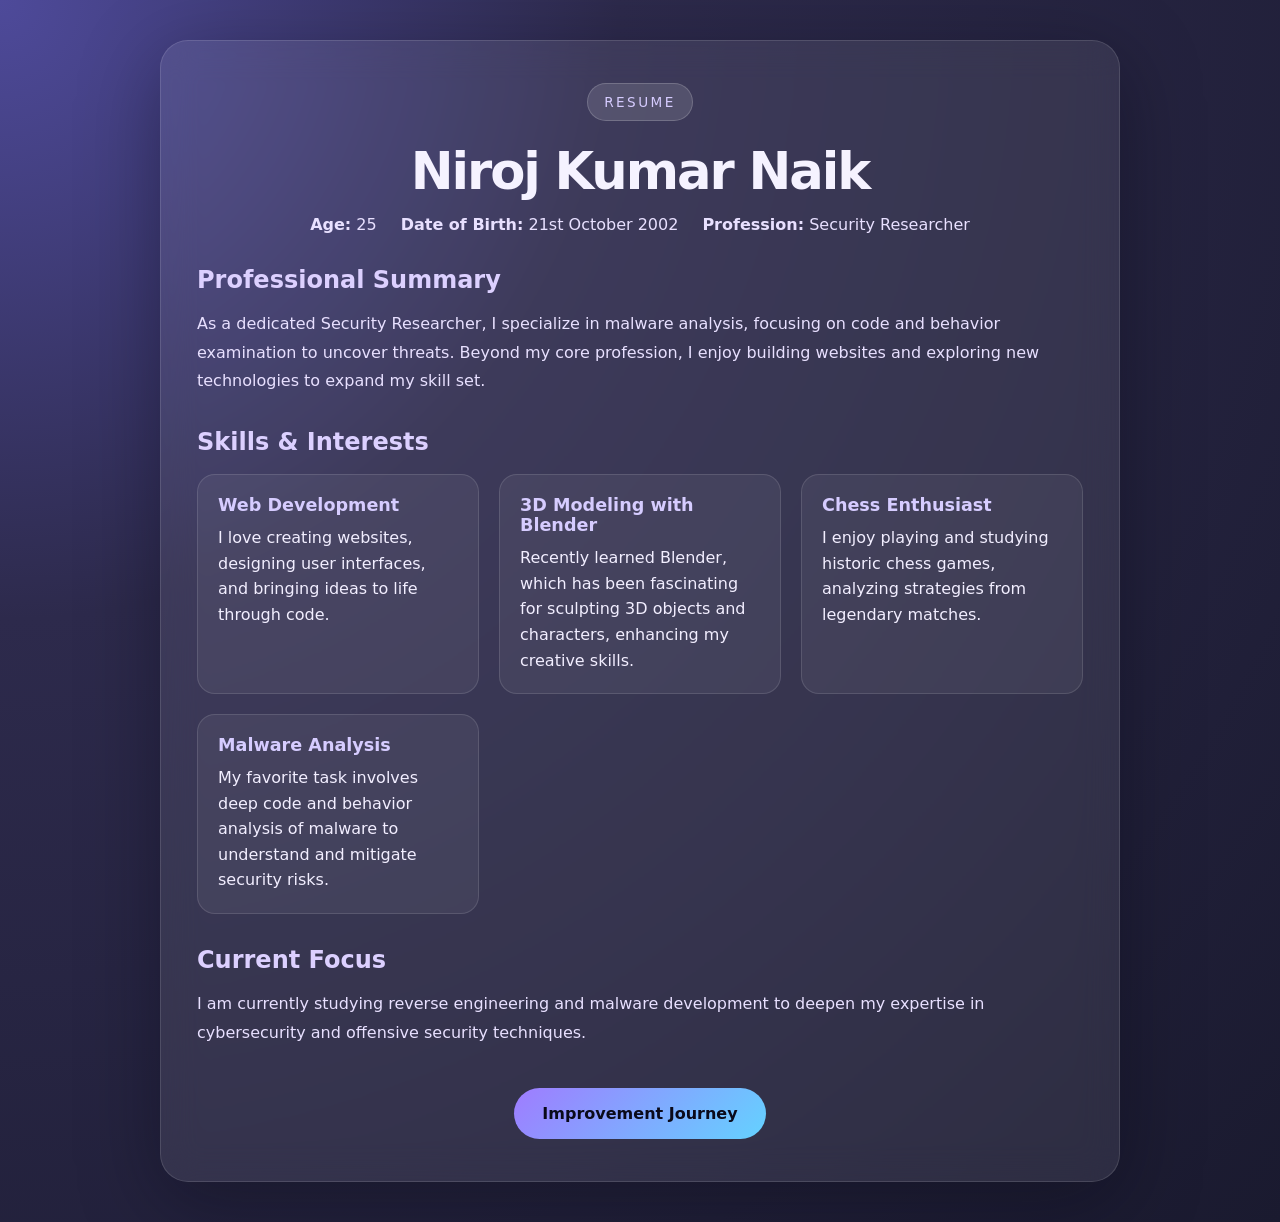
<file: index.html>
<!DOCTYPE html>
<html lang="en">
<head>
    <meta charset="UTF-8">
    <meta name="viewport" content="width=device-width, initial-scale=1.0">
    <link rel="stylesheet" type="text/css" href="./styles/style.css">
    <title>Resume - Niroj Kumar Naik</title>
</head>
<body>
    <div class="page-container">
        <section class="resume-card">
            <header class="resume-header">
                <span class="hero-badge">Resume</span>
                <h1>Niroj Kumar Naik</h1>
                <div class="personal-info">
                    <p><strong>Age:</strong> 25</p>
                    <p><strong>Date of Birth:</strong> 21st October 2002</p>
                    <p><strong>Profession:</strong> Security Researcher</p>
                </div>
            </header>

            <section class="resume-section">
                <h2>Professional Summary</h2>
                <p>
                    As a dedicated Security Researcher, I specialize in malware analysis, focusing on code and behavior examination to uncover threats. Beyond my core profession, I enjoy building websites and exploring new technologies to expand my skill set.
                </p>
            </section>

            <section class="resume-section">
                <h2>Skills & Interests</h2>
                <div class="skills-grid">
                    <div class="skill-item">
                        <h3>Web Development</h3>
                        <p>I love creating websites, designing user interfaces, and bringing ideas to life through code.</p>
                    </div>
                    <div class="skill-item">
                        <h3>3D Modeling with Blender</h3>
                        <p>Recently learned Blender, which has been fascinating for sculpting 3D objects and characters, enhancing my creative skills.</p>
                    </div>
                    <div class="skill-item">
                        <h3>Chess Enthusiast</h3>
                        <p>I enjoy playing and studying historic chess games, analyzing strategies from legendary matches.</p>
                    </div>
                    <div class="skill-item">
                        <h3>Malware Analysis</h3>
                        <p>My favorite task involves deep code and behavior analysis of malware to understand and mitigate security risks.</p>
                    </div>
                </div>
            </section>

            <section class="resume-section">
                <h2>Current Focus</h2>
                <p>
                    I am currently studying reverse engineering and malware development to deepen my expertise in cybersecurity and offensive security techniques.
                </p>
            </section>

            <div class="page-footer">
                <a class="primary-btn secondary-btn" href="improvement.html">Improvement Journey</a>
            </div>
        </section>
    </div>
</body>
</html>
</file>
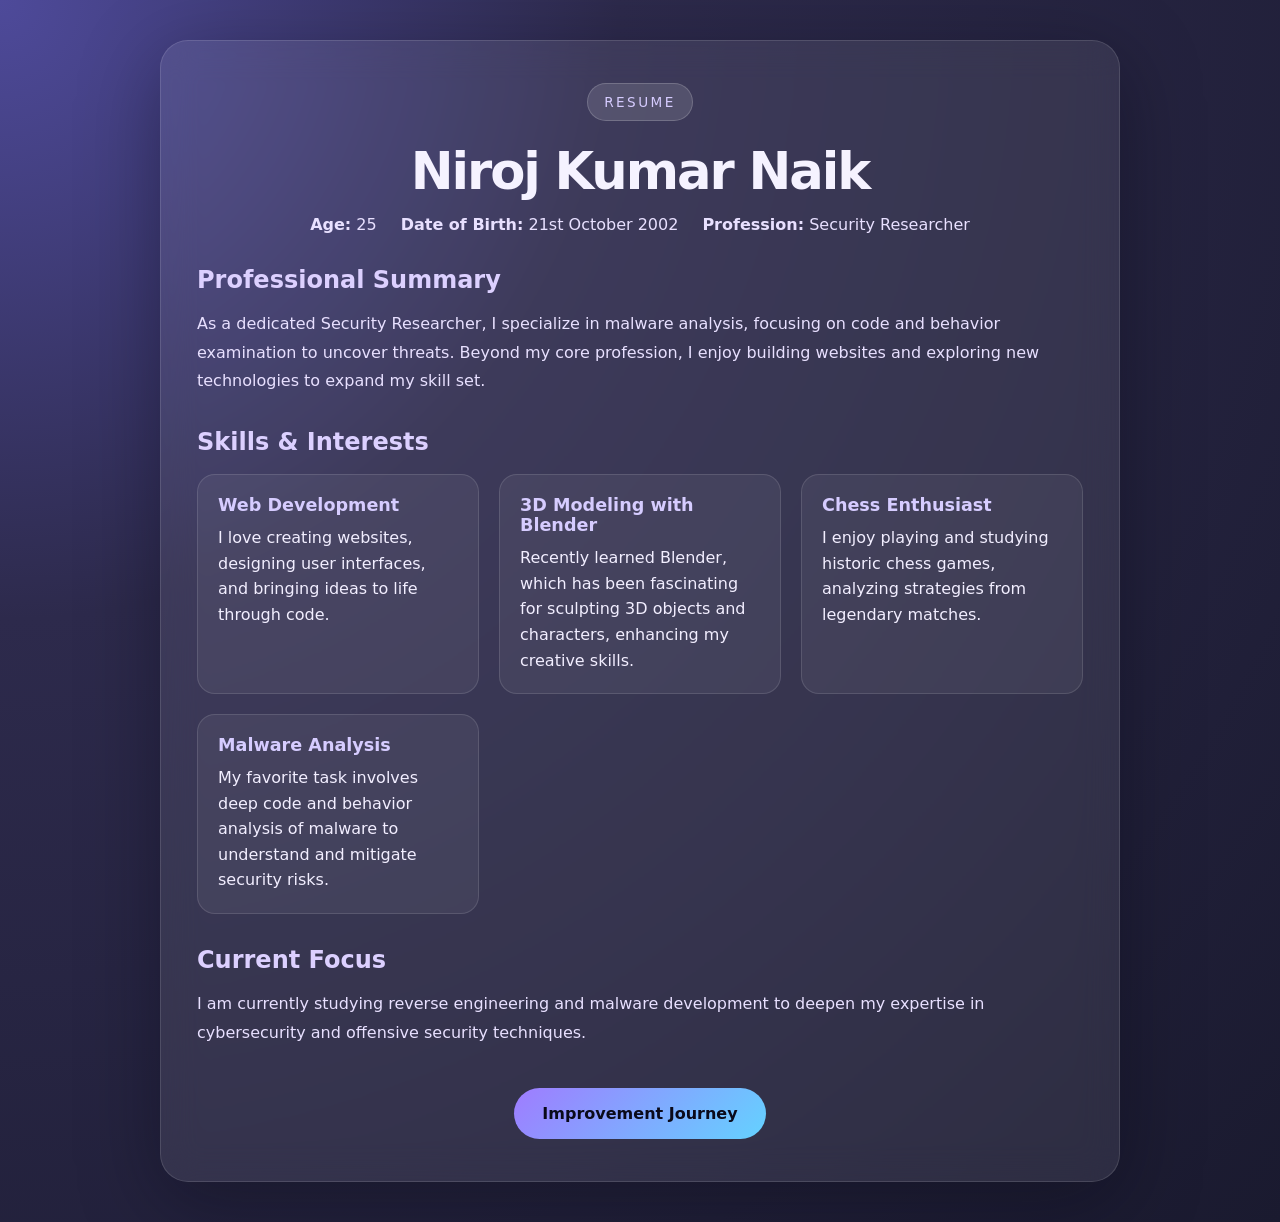
<file: website_files/index.html>
<!DOCTYPE html>
<html lang="en">
<head>
    <meta charset="UTF-8">
    <meta name="viewport" content="width=device-width, initial-scale=1.0">
    <link rel="stylesheet" type="text/css" href="style.css">
    <title>Resume - Niroj Kumar Naik</title>
</head>
<body>
    <div class="page-container">
        <section class="resume-card">
            <header class="resume-header">
                <span class="hero-badge">Resume</span>
                <h1>Niroj Kumar Naik</h1>
                <div class="personal-info">
                    <p><strong>Age:</strong> 25</p>
                    <p><strong>Date of Birth:</strong> 21st October 2002</p>
                    <p><strong>Profession:</strong> Security Researcher</p>
                </div>
            </header>

            <section class="resume-section">
                <h2>Professional Summary</h2>
                <p>
                    As a dedicated Security Researcher, I specialize in malware analysis, focusing on code and behavior examination to uncover threats. Beyond my core profession, I enjoy building websites and exploring new technologies to expand my skill set.
                </p>
            </section>

            <section class="resume-section">
                <h2>Skills & Interests</h2>
                <div class="skills-grid">
                    <div class="skill-item">
                        <h3>Web Development</h3>
                        <p>I love creating websites, designing user interfaces, and bringing ideas to life through code.</p>
                    </div>
                    <div class="skill-item">
                        <h3>3D Modeling with Blender</h3>
                        <p>Recently learned Blender, which has been fascinating for sculpting 3D objects and characters, enhancing my creative skills.</p>
                    </div>
                    <div class="skill-item">
                        <h3>Chess Enthusiast</h3>
                        <p>I enjoy playing and studying historic chess games, analyzing strategies from legendary matches.</p>
                    </div>
                    <div class="skill-item">
                        <h3>Malware Analysis</h3>
                        <p>My favorite task involves deep code and behavior analysis of malware to understand and mitigate security risks.</p>
                    </div>
                </div>
            </section>

            <section class="resume-section">
                <h2>Current Focus</h2>
                <p>
                    I am currently studying reverse engineering and malware development to deepen my expertise in cybersecurity and offensive security techniques.
                </p>
            </section>

            <div class="page-footer">
                <a class="primary-btn secondary-btn" href="improvement.html">Improvement Journey</a>
            </div>
        </section>
    </div>
</body>
</html>
</file>
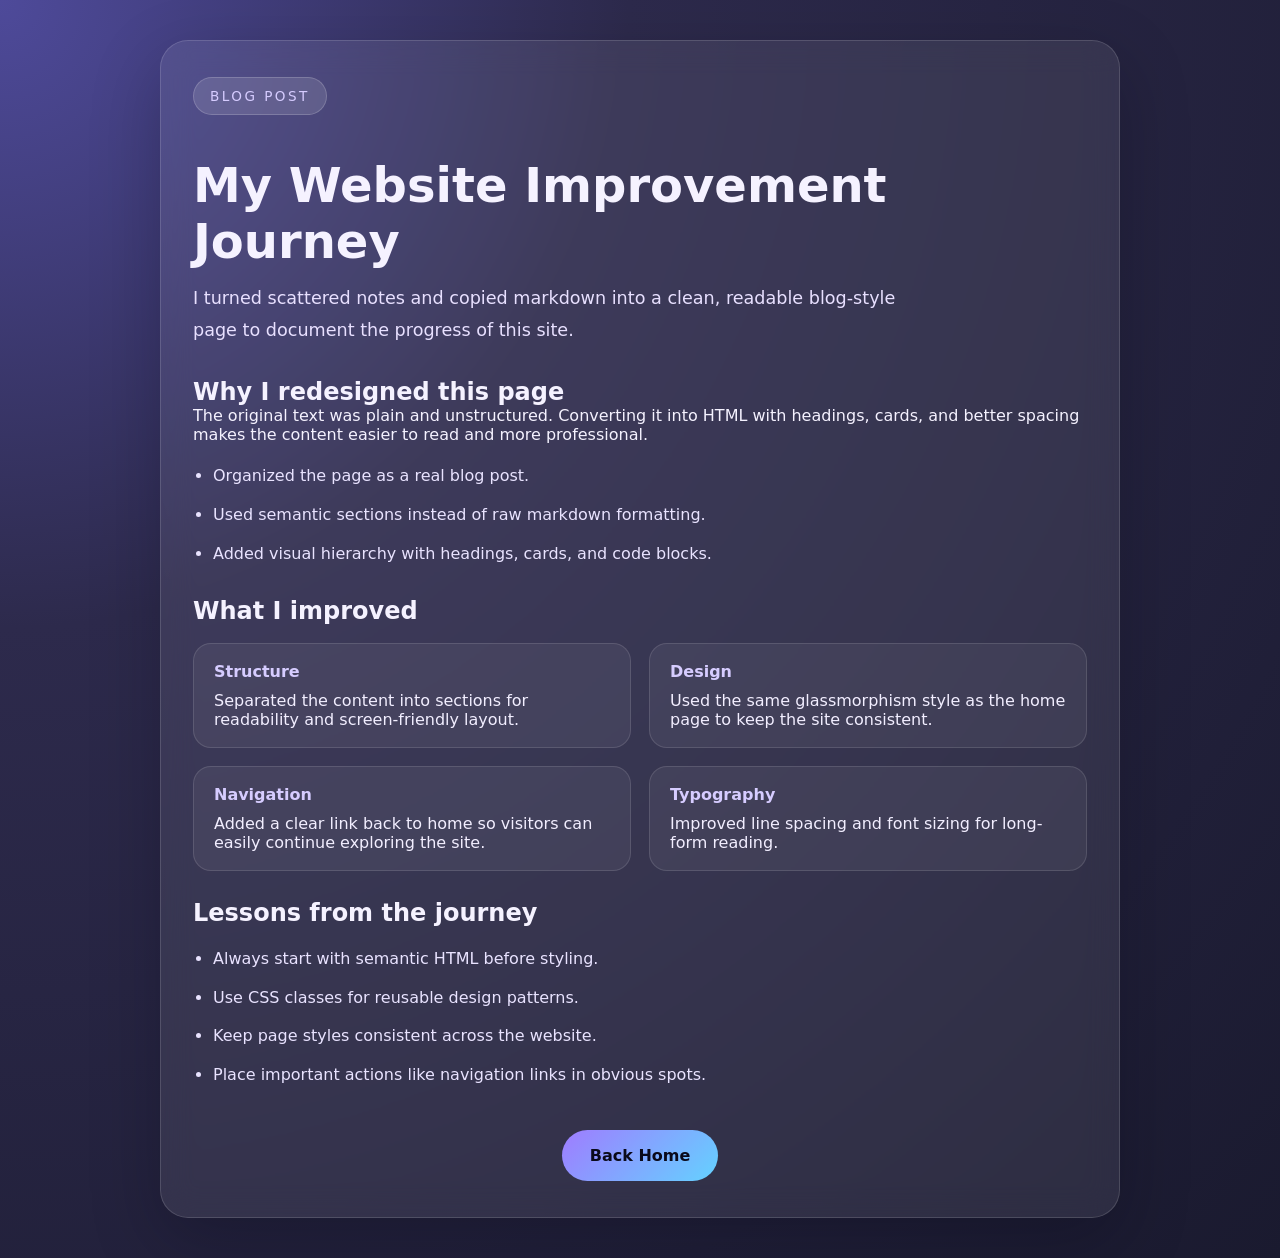
<file: improvement.html>
<!DOCTYPE html>
<html lang="en">
<head>
    <meta charset="UTF-8">
    <meta name="viewport" content="width=device-width, initial-scale=1.0">
    <link rel="stylesheet" type="text/css" href="./styles/style.css">
    <title>Improvement Journey</title>
</head>
<body>
    <div class="page-container">
        <section class="blog-card">
            <header class="card-header">
                <span class="hero-badge">Blog Post</span>
                <h1>My Website Improvement Journey</h1>
                <p class="hero-subtitle">
                    I turned scattered notes and copied markdown into a clean, readable blog-style page to document the progress of this site.
                </p>
            </header>

            <article class="blog-section">
                <h2>Why I redesigned this page</h2>
                <p>
                    The original text was plain and unstructured. Converting it into HTML with headings, cards, and better spacing makes the content easier to read and more professional.
                </p>
                <ul class="summary-list">
                    <li>Organized the page as a real blog post.</li>
                    <li>Used semantic sections instead of raw markdown formatting.</li>
                    <li>Added visual hierarchy with headings, cards, and code blocks.</li>
                </ul>
            </article>

            <article class="blog-section">
                <h2>What I improved</h2>
                <div class="highlight-row">
                    <div class="blog-highlight">
                        <strong>Structure</strong>
                        <p>Separated the content into sections for readability and screen-friendly layout.</p>
                    </div>
                    <div class="blog-highlight">
                        <strong>Design</strong>
                        <p>Used the same glassmorphism style as the home page to keep the site consistent.</p>
                    </div>
                </div>
                <div class="highlight-row">
                    <div class="blog-highlight">
                        <strong>Navigation</strong>
                        <p>Added a clear link back to home so visitors can easily continue exploring the site.</p>
                    </div>
                    <div class="blog-highlight">
                        <strong>Typography</strong>
                        <p>Improved line spacing and font sizing for long-form reading.</p>
                    </div>
                </div>
            </article>

            <article class="blog-section">
                <h2>Lessons from the journey</h2>
                <ul class="summary-list">
                    <li>Always start with semantic HTML before styling.</li>
                    <li>Use CSS classes for reusable design patterns.</li>
                    <li>Keep page styles consistent across the website.</li>
                    <li>Place important actions like navigation links in obvious spots.</li>
                </ul>
            </article>

            <div class="page-footer">
                <a class="primary-btn" href="index.html">Back Home</a>
            </div>
        </section>
    </div>
</body>
</html>
</file>
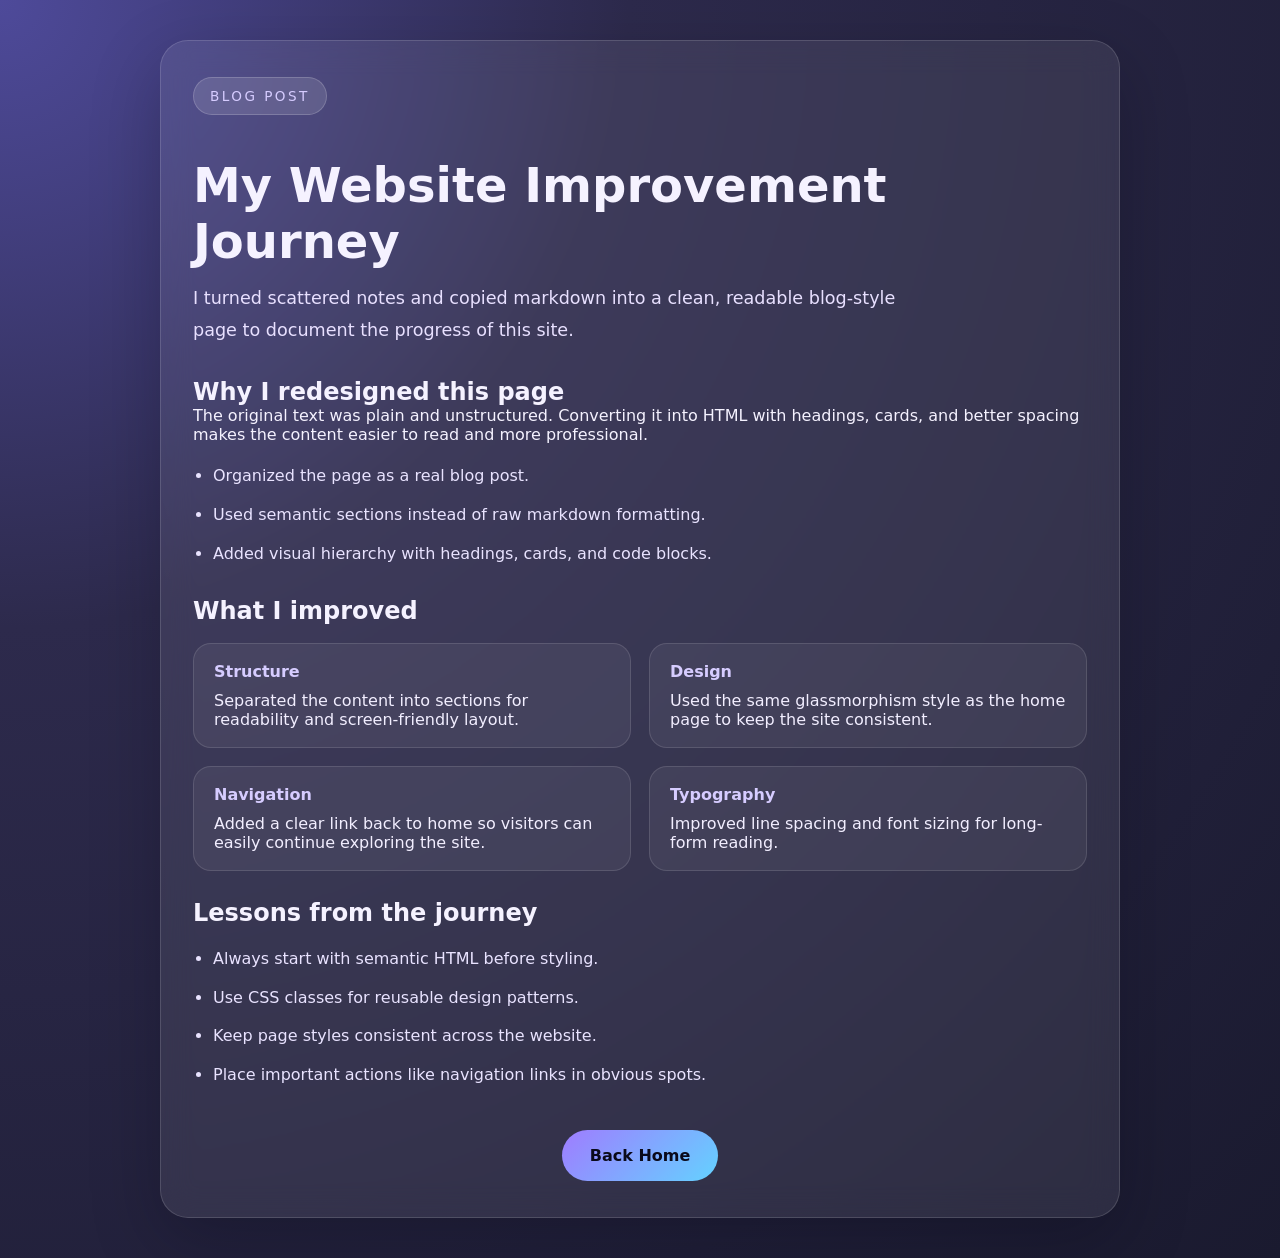
<file: website_files/improvement.html>
<!DOCTYPE html>
<html lang="en">
<head>
    <meta charset="UTF-8">
    <meta name="viewport" content="width=device-width, initial-scale=1.0">
    <link rel="stylesheet" type="text/css" href="style.css">
    <title>Improvement Journey</title>
</head>
<body>
    <div class="page-container">
        <section class="blog-card">
            <header class="card-header">
                <span class="hero-badge">Blog Post</span>
                <h1>My Website Improvement Journey</h1>
                <p class="hero-subtitle">
                    I turned scattered notes and copied markdown into a clean, readable blog-style page to document the progress of this site.
                </p>
            </header>

            <article class="blog-section">
                <h2>Why I redesigned this page</h2>
                <p>
                    The original text was plain and unstructured. Converting it into HTML with headings, cards, and better spacing makes the content easier to read and more professional.
                </p>
                <ul class="summary-list">
                    <li>Organized the page as a real blog post.</li>
                    <li>Used semantic sections instead of raw markdown formatting.</li>
                    <li>Added visual hierarchy with headings, cards, and code blocks.</li>
                </ul>
            </article>

            <article class="blog-section">
                <h2>What I improved</h2>
                <div class="highlight-row">
                    <div class="blog-highlight">
                        <strong>Structure</strong>
                        <p>Separated the content into sections for readability and screen-friendly layout.</p>
                    </div>
                    <div class="blog-highlight">
                        <strong>Design</strong>
                        <p>Used the same glassmorphism style as the home page to keep the site consistent.</p>
                    </div>
                </div>
                <div class="highlight-row">
                    <div class="blog-highlight">
                        <strong>Navigation</strong>
                        <p>Added a clear link back to home so visitors can easily continue exploring the site.</p>
                    </div>
                    <div class="blog-highlight">
                        <strong>Typography</strong>
                        <p>Improved line spacing and font sizing for long-form reading.</p>
                    </div>
                </div>
            </article>

            <article class="blog-section">
                <h2>Lessons from the journey</h2>
                <ul class="summary-list">
                    <li>Always start with semantic HTML before styling.</li>
                    <li>Use CSS classes for reusable design patterns.</li>
                    <li>Keep page styles consistent across the website.</li>
                    <li>Place important actions like navigation links in obvious spots.</li>
                </ul>
            </article>

            <div class="page-footer">
                <a class="primary-btn" href="index.html">Back Home</a>
            </div>
        </section>
    </div>
</body>
</html>
</file>
<file: styles/style.css>
body, h1, h2, h3, p, li, ul {
    margin: 0;
    padding: 0;
}

body {
    min-height: 100vh;
    font-family: 'Inter', system-ui, sans-serif;
    background: radial-gradient(circle at top left, #4e4a9a 0%, #2d2a4c 35%, #1a1a2f 100%);
    color: #f5f2ff;
    display: flex;
    align-items: center;
    justify-content: center;
    padding: 40px 20px;
}

.page-container {
    width: min(100%, 960px);
}

.resume-card {
    background: rgba(255, 255, 255, 0.08);
    border: 1px solid rgba(255, 255, 255, 0.12);
    box-shadow: 0 20px 80px rgba(5, 5, 15, 0.35);
    border-radius: 28px;
    padding: 42px 36px;
    backdrop-filter: blur(18px);
}

.resume-header {
    text-align: center;
    margin-bottom: 32px;
}

.resume-header h1 {
    font-size: clamp(2.6rem, 4vw, 3.6rem);
    line-height: 1.05;
    letter-spacing: -0.04em;
    margin-bottom: 16px;
}

.personal-info {
    display: flex;
    justify-content: center;
    gap: 24px;
    flex-wrap: wrap;
    margin-top: 16px;
}

.personal-info p {
    margin: 0;
    font-size: 1rem;
    color: #e8e0ff;
}

.resume-section {
    margin-bottom: 32px;
}

.resume-section h2 {
    font-size: 1.5rem;
    margin-bottom: 16px;
    color: #dcd0ff;
}

.resume-section p {
    line-height: 1.8;
    color: #e8e0ff;
}

.skills-grid {
    display: grid;
    grid-template-columns: repeat(auto-fit, minmax(280px, 1fr));
    gap: 20px;
    margin-top: 18px;
}

.skill-item {
    background: rgba(255, 255, 255, 0.06);
    border: 1px solid rgba(255, 255, 255, 0.12);
    border-radius: 18px;
    padding: 20px;
    transition: transform 0.25s ease, border-color 0.25s ease;
}

.skill-item:hover {
    transform: translateY(-3px);
    border-color: rgba(255, 255, 255, 0.28);
}

.skill-item h3 {
    margin-bottom: 10px;
    color: #d6ccff;
    font-size: 1.1rem;
}

.skill-item p {
    margin: 0;
    color: #f2eeff;
    line-height: 1.6;
}

.hero-badge {
    display: inline-flex;
    align-items: center;
    justify-content: center;
    font-size: 0.85rem;
    letter-spacing: 0.18em;
    text-transform: uppercase;
    background: rgba(255, 255, 255, 0.12);
    border: 1px solid rgba(255, 255, 255, 0.18);
    border-radius: 999px;
    padding: 10px 16px;
    color: #d6ccff;
    margin-bottom: 24px;
}

.hero-card h1 {
    font-size: clamp(2.6rem, 4vw, 3.6rem);
    line-height: 1.05;
    letter-spacing: -0.04em;
    margin-bottom: 16px;
}

.hero-subtitle {
    max-width: 720px;
    font-size: 1.1rem;
    line-height: 1.8;
    color: #e8e0ff;
    margin-bottom: 32px;
}

.status-chip {
    display: inline-block;
    padding: 6px 12px;
    border-radius: 999px;
    background: rgba(255, 255, 255, 0.12);
    border: 1px solid rgba(255, 255, 255, 0.18);
    color: #fff;
}

.stats-panel {
    margin-bottom: 32px;
}

.stats-panel h2 {
    font-size: 1.15rem;
    margin-bottom: 14px;
    color: #dcd0ff;
}

.stat-list {
    display: grid;
    grid-template-columns: repeat(auto-fit, minmax(120px, 1fr));
    gap: 12px;
    list-style: none;
}

.stat-item {
    background: rgba(255, 255, 255, 0.06);
    border: 1px solid rgba(255, 255, 255, 0.12);
    border-radius: 16px;
    padding: 18px 14px;
    text-align: center;
    font-weight: 600;
    color: #f5f2ff;
    transition: transform 0.25s ease, border-color 0.25s ease;
}

.stat-item:hover {
    transform: translateY(-3px);
    border-color: rgba(255, 255, 255, 0.28);
}

.red-value {
    color: #ff8686;
}

.primary-btn {
    display: inline-flex;
    align-items: center;
    justify-content: center;
    padding: 16px 28px;
    border-radius: 999px;
    background: linear-gradient(135deg, #9f7cff 0%, #64d2ff 100%);
    color: #0a0a1a;
    font-weight: 700;
    text-decoration: none;
    transition: transform 0.2s ease, box-shadow 0.2s ease;
}

.primary-btn:hover {
    transform: translateY(-2px);
    box-shadow: 0 18px 40px rgba(100, 210, 255, 0.22);
}

.hero-actions {
    display: flex;
    justify-content: center;
    gap: 16px;
    flex-wrap: wrap;
    margin: 28px 0;
}

.hero-actions a.secondary-btn {
    opacity: 0.96;
    background: rgba(255, 255, 255, 0.14);
    color: #f5f2ff;
    border: 1px solid rgba(255, 255, 255, 0.16);
}

.hero-actions a.secondary-btn:hover {
    background: rgba(255, 255, 255, 0.2);
    box-shadow: 0 18px 40px rgba(100, 210, 255, 0.18);
}

.primary-btn:focus-visible {
    outline: 2px solid rgba(217, 227, 255, 0.75);
    outline-offset: 3px;
}

.code-snipets {
    margin: 30px 0 0;
    padding: 18px;
    background-color: rgba(19, 17, 41, 0.92);
    border-radius: 16px;
    border: 1px solid rgba(255, 255, 255, 0.08);
}

.button-area {
    display: flex;
    justify-content: center;
    margin: 24px 0 32px;
}

.page-footer {
    display: flex;
    justify-content: center;
    margin-top: 40px;
}

.filters-card {
    background: rgba(255, 255, 255, 0.08);
    border: 1px solid rgba(255, 255, 255, 0.14);
    box-shadow: 0 24px 70px rgba(5, 5, 15, 0.24);
    border-radius: 28px;
    padding: 36px 32px;
    backdrop-filter: blur(16px);
}

.card-header {
    max-width: 720px;
    margin-bottom: 32px;
}

.card-header h1 {
    font-size: clamp(2.2rem, 4vw, 3rem);
    margin: 18px 0 14px;
}

.filters-grid {
    display: grid;
    gap: 24px;
}

.filter-block {
    background: rgba(255, 255, 255, 0.05);
    border: 1px solid rgba(255, 255, 255, 0.1);
    border-radius: 22px;
    padding: 24px;
}

.filter-block h2 {
    margin-bottom: 14px;
    font-size: 1.25rem;
    color: #dcd0ff;
}

.filter-copy {
    margin-bottom: 16px;
    color: #e8e0ff;
    line-height: 1.75;
}

.filter-result {
    background: rgba(255, 255, 255, 0.08);
    padding: 14px 16px;
    border-radius: 16px;
    border: 1px solid rgba(255, 255, 255, 0.12);
    color: #fefcff;
    margin-bottom: 12px;
    font-weight: 600;
}

.filter-note {
    color: #b8b1ff;
    font-size: 0.95rem;
}

.filter-grid-two {
    display: grid;
    gap: 16px;
    grid-template-columns: repeat(auto-fit, minmax(180px, 1fr));
    margin-bottom: 18px;
}

.blog-card {
    background: rgba(255, 255, 255, 0.08);
    border: 1px solid rgba(255, 255, 255, 0.14);
    box-shadow: 0 24px 70px rgba(5, 5, 15, 0.24);
    border-radius: 28px;
    padding: 36px 32px;
    backdrop-filter: blur(16px);
}

.blog-section {
    margin-bottom: 28px;
}

.summary-list {
    list-style: disc;
    margin: 18px 0 0 20px;
    color: #e9e3ff;
    line-height: 1.8;
}

.summary-list li {
    margin-bottom: 10px;
}

.highlight-row {
    display: grid;
    grid-template-columns: repeat(auto-fit, minmax(220px, 1fr));
    gap: 18px;
    margin-top: 18px;
}

.blog-highlight {
    background: rgba(255, 255, 255, 0.06);
    border: 1px solid rgba(255, 255, 255, 0.12);
    border-radius: 18px;
    padding: 18px 20px;
    color: #f2eeff;
}

.blog-highlight strong {
    display: block;
    margin-bottom: 10px;
    color: #d6ccff;
}
</file>
<file: website_files/style.css>
body, h1, h2, h3, p, li, ul {
    margin: 0;
    padding: 0;
}

body {
    min-height: 100vh;
    font-family: 'Inter', system-ui, sans-serif;
    background: radial-gradient(circle at top left, #4e4a9a 0%, #2d2a4c 35%, #1a1a2f 100%);
    color: #f5f2ff;
    display: flex;
    align-items: center;
    justify-content: center;
    padding: 40px 20px;
}

.page-container {
    width: min(100%, 960px);
}

.resume-card {
    background: rgba(255, 255, 255, 0.08);
    border: 1px solid rgba(255, 255, 255, 0.12);
    box-shadow: 0 20px 80px rgba(5, 5, 15, 0.35);
    border-radius: 28px;
    padding: 42px 36px;
    backdrop-filter: blur(18px);
}

.resume-header {
    text-align: center;
    margin-bottom: 32px;
}

.resume-header h1 {
    font-size: clamp(2.6rem, 4vw, 3.6rem);
    line-height: 1.05;
    letter-spacing: -0.04em;
    margin-bottom: 16px;
}

.personal-info {
    display: flex;
    justify-content: center;
    gap: 24px;
    flex-wrap: wrap;
    margin-top: 16px;
}

.personal-info p {
    margin: 0;
    font-size: 1rem;
    color: #e8e0ff;
}

.resume-section {
    margin-bottom: 32px;
}

.resume-section h2 {
    font-size: 1.5rem;
    margin-bottom: 16px;
    color: #dcd0ff;
}

.resume-section p {
    line-height: 1.8;
    color: #e8e0ff;
}

.skills-grid {
    display: grid;
    grid-template-columns: repeat(auto-fit, minmax(280px, 1fr));
    gap: 20px;
    margin-top: 18px;
}

.skill-item {
    background: rgba(255, 255, 255, 0.06);
    border: 1px solid rgba(255, 255, 255, 0.12);
    border-radius: 18px;
    padding: 20px;
    transition: transform 0.25s ease, border-color 0.25s ease;
}

.skill-item:hover {
    transform: translateY(-3px);
    border-color: rgba(255, 255, 255, 0.28);
}

.skill-item h3 {
    margin-bottom: 10px;
    color: #d6ccff;
    font-size: 1.1rem;
}

.skill-item p {
    margin: 0;
    color: #f2eeff;
    line-height: 1.6;
}

.hero-badge {
    display: inline-flex;
    align-items: center;
    justify-content: center;
    font-size: 0.85rem;
    letter-spacing: 0.18em;
    text-transform: uppercase;
    background: rgba(255, 255, 255, 0.12);
    border: 1px solid rgba(255, 255, 255, 0.18);
    border-radius: 999px;
    padding: 10px 16px;
    color: #d6ccff;
    margin-bottom: 24px;
}

.hero-card h1 {
    font-size: clamp(2.6rem, 4vw, 3.6rem);
    line-height: 1.05;
    letter-spacing: -0.04em;
    margin-bottom: 16px;
}

.hero-subtitle {
    max-width: 720px;
    font-size: 1.1rem;
    line-height: 1.8;
    color: #e8e0ff;
    margin-bottom: 32px;
}

.status-chip {
    display: inline-block;
    padding: 6px 12px;
    border-radius: 999px;
    background: rgba(255, 255, 255, 0.12);
    border: 1px solid rgba(255, 255, 255, 0.18);
    color: #fff;
}

.stats-panel {
    margin-bottom: 32px;
}

.stats-panel h2 {
    font-size: 1.15rem;
    margin-bottom: 14px;
    color: #dcd0ff;
}

.stat-list {
    display: grid;
    grid-template-columns: repeat(auto-fit, minmax(120px, 1fr));
    gap: 12px;
    list-style: none;
}

.stat-item {
    background: rgba(255, 255, 255, 0.06);
    border: 1px solid rgba(255, 255, 255, 0.12);
    border-radius: 16px;
    padding: 18px 14px;
    text-align: center;
    font-weight: 600;
    color: #f5f2ff;
    transition: transform 0.25s ease, border-color 0.25s ease;
}

.stat-item:hover {
    transform: translateY(-3px);
    border-color: rgba(255, 255, 255, 0.28);
}

.red-value {
    color: #ff8686;
}

.primary-btn {
    display: inline-flex;
    align-items: center;
    justify-content: center;
    padding: 16px 28px;
    border-radius: 999px;
    background: linear-gradient(135deg, #9f7cff 0%, #64d2ff 100%);
    color: #0a0a1a;
    font-weight: 700;
    text-decoration: none;
    transition: transform 0.2s ease, box-shadow 0.2s ease;
}

.primary-btn:hover {
    transform: translateY(-2px);
    box-shadow: 0 18px 40px rgba(100, 210, 255, 0.22);
}

.hero-actions {
    display: flex;
    justify-content: center;
    gap: 16px;
    flex-wrap: wrap;
    margin: 28px 0;
}

.hero-actions a.secondary-btn {
    opacity: 0.96;
    background: rgba(255, 255, 255, 0.14);
    color: #f5f2ff;
    border: 1px solid rgba(255, 255, 255, 0.16);
}

.hero-actions a.secondary-btn:hover {
    background: rgba(255, 255, 255, 0.2);
    box-shadow: 0 18px 40px rgba(100, 210, 255, 0.18);
}

.primary-btn:focus-visible {
    outline: 2px solid rgba(217, 227, 255, 0.75);
    outline-offset: 3px;
}

.code-snipets {
    margin: 30px 0 0;
    padding: 18px;
    background-color: rgba(19, 17, 41, 0.92);
    border-radius: 16px;
    border: 1px solid rgba(255, 255, 255, 0.08);
}

.button-area {
    display: flex;
    justify-content: center;
    margin: 24px 0 32px;
}

.page-footer {
    display: flex;
    justify-content: center;
    margin-top: 40px;
}

.filters-card {
    background: rgba(255, 255, 255, 0.08);
    border: 1px solid rgba(255, 255, 255, 0.14);
    box-shadow: 0 24px 70px rgba(5, 5, 15, 0.24);
    border-radius: 28px;
    padding: 36px 32px;
    backdrop-filter: blur(16px);
}

.card-header {
    max-width: 720px;
    margin-bottom: 32px;
}

.card-header h1 {
    font-size: clamp(2.2rem, 4vw, 3rem);
    margin: 18px 0 14px;
}

.filters-grid {
    display: grid;
    gap: 24px;
}

.filter-block {
    background: rgba(255, 255, 255, 0.05);
    border: 1px solid rgba(255, 255, 255, 0.1);
    border-radius: 22px;
    padding: 24px;
}

.filter-block h2 {
    margin-bottom: 14px;
    font-size: 1.25rem;
    color: #dcd0ff;
}

.filter-copy {
    margin-bottom: 16px;
    color: #e8e0ff;
    line-height: 1.75;
}

.filter-result {
    background: rgba(255, 255, 255, 0.08);
    padding: 14px 16px;
    border-radius: 16px;
    border: 1px solid rgba(255, 255, 255, 0.12);
    color: #fefcff;
    margin-bottom: 12px;
    font-weight: 600;
}

.filter-note {
    color: #b8b1ff;
    font-size: 0.95rem;
}

.filter-grid-two {
    display: grid;
    gap: 16px;
    grid-template-columns: repeat(auto-fit, minmax(180px, 1fr));
    margin-bottom: 18px;
}

.blog-card {
    background: rgba(255, 255, 255, 0.08);
    border: 1px solid rgba(255, 255, 255, 0.14);
    box-shadow: 0 24px 70px rgba(5, 5, 15, 0.24);
    border-radius: 28px;
    padding: 36px 32px;
    backdrop-filter: blur(16px);
}

.blog-section {
    margin-bottom: 28px;
}

.summary-list {
    list-style: disc;
    margin: 18px 0 0 20px;
    color: #e9e3ff;
    line-height: 1.8;
}

.summary-list li {
    margin-bottom: 10px;
}

.highlight-row {
    display: grid;
    grid-template-columns: repeat(auto-fit, minmax(220px, 1fr));
    gap: 18px;
    margin-top: 18px;
}

.blog-highlight {
    background: rgba(255, 255, 255, 0.06);
    border: 1px solid rgba(255, 255, 255, 0.12);
    border-radius: 18px;
    padding: 18px 20px;
    color: #f2eeff;
}

.blog-highlight strong {
    display: block;
    margin-bottom: 10px;
    color: #d6ccff;
}
</file>
